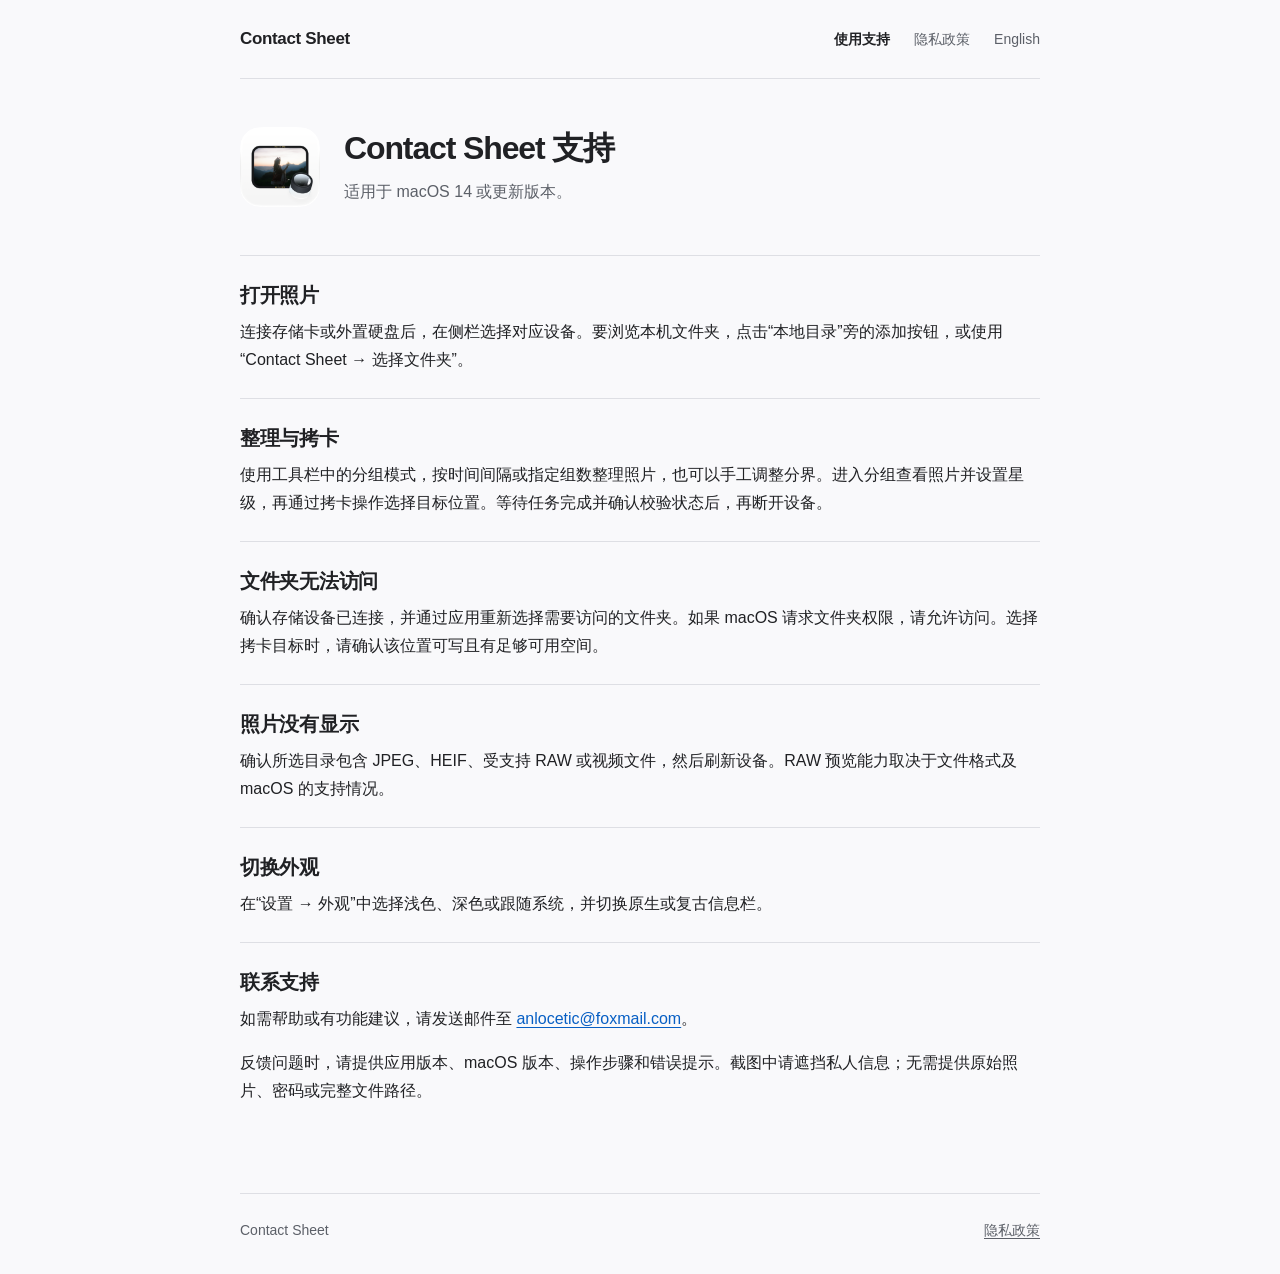
<file: index.html>
<!doctype html>
<html lang="zh-CN">
<head>
  <meta charset="utf-8">
  <meta name="viewport" content="width=device-width, initial-scale=1">
  <meta name="color-scheme" content="light dark">
  <meta name="description" content="Contact Sheet 使用支持：打开照片、整理分组、校验拷卡、文件夹权限与外观设置。">
  <title>使用支持 · Contact Sheet</title>
  <link rel="icon" type="image/png" href="assets/icon.png">
  <link rel="stylesheet" href="assets/style.css">
</head>
<body>
  <a class="skip-link" href="#main">跳转到正文</a>
  <div class="shell">
    <header class="site-header">
      <a class="brand" href="./">Contact Sheet</a>
      <nav class="site-nav" aria-label="网站导航">
        <a href="./" aria-current="page">使用支持</a>
        <a href="privacy/">隐私政策</a>
        <a href="en/" lang="en" hreflang="en">English</a>
      </nav>
    </header>
    <main id="main">
      <div class="intro">
        <img class="app-icon" src="assets/icon.png" width="80" height="80" alt="">
        <div>
          <h1>Contact Sheet 支持</h1>
          <p>适用于 macOS 14 或更新版本。</p>
        </div>
      </div>
      <section class="content-section" aria-labelledby="open-photos">
        <h2 id="open-photos">打开照片</h2>
        <p>连接存储卡或外置硬盘后，在侧栏选择对应设备。要浏览本机文件夹，点击“本地目录”旁的添加按钮，或使用“Contact Sheet → 选择文件夹”。</p>
      </section>
      <section class="content-section" aria-labelledby="organize-copy">
        <h2 id="organize-copy">整理与拷卡</h2>
        <p>使用工具栏中的分组模式，按时间间隔或指定组数整理照片，也可以手工调整分界。进入分组查看照片并设置星级，再通过拷卡操作选择目标位置。等待任务完成并确认校验状态后，再断开设备。</p>
      </section>
      <section class="content-section" aria-labelledby="folder-access">
        <h2 id="folder-access">文件夹无法访问</h2>
        <p>确认存储设备已连接，并通过应用重新选择需要访问的文件夹。如果 macOS 请求文件夹权限，请允许访问。选择拷卡目标时，请确认该位置可写且有足够可用空间。</p>
      </section>
      <section class="content-section" aria-labelledby="missing-photos">
        <h2 id="missing-photos">照片没有显示</h2>
        <p>确认所选目录包含 JPEG、HEIF、受支持 RAW 或视频文件，然后刷新设备。RAW 预览能力取决于文件格式及 macOS 的支持情况。</p>
      </section>
      <section class="content-section" aria-labelledby="appearance">
        <h2 id="appearance">切换外观</h2>
        <p>在“设置 → 外观”中选择浅色、深色或跟随系统，并切换原生或复古信息栏。</p>
      </section>
      <section class="content-section" aria-labelledby="contact">
        <h2 id="contact">联系支持</h2>
        <p>如需帮助或有功能建议，请发送邮件至 <a href="mailto:anlocetic@foxmail.com">anlocetic@foxmail.com</a>。</p>
        <p>反馈问题时，请提供应用版本、macOS 版本、操作步骤和错误提示。截图中请遮挡私人信息；无需提供原始照片、密码或完整文件路径。</p>
      </section>
    </main>
    <footer class="site-footer">
      <span>Contact Sheet</span>
      <a href="privacy/">隐私政策</a>
    </footer>
  </div>
</body>
</html>
</file>
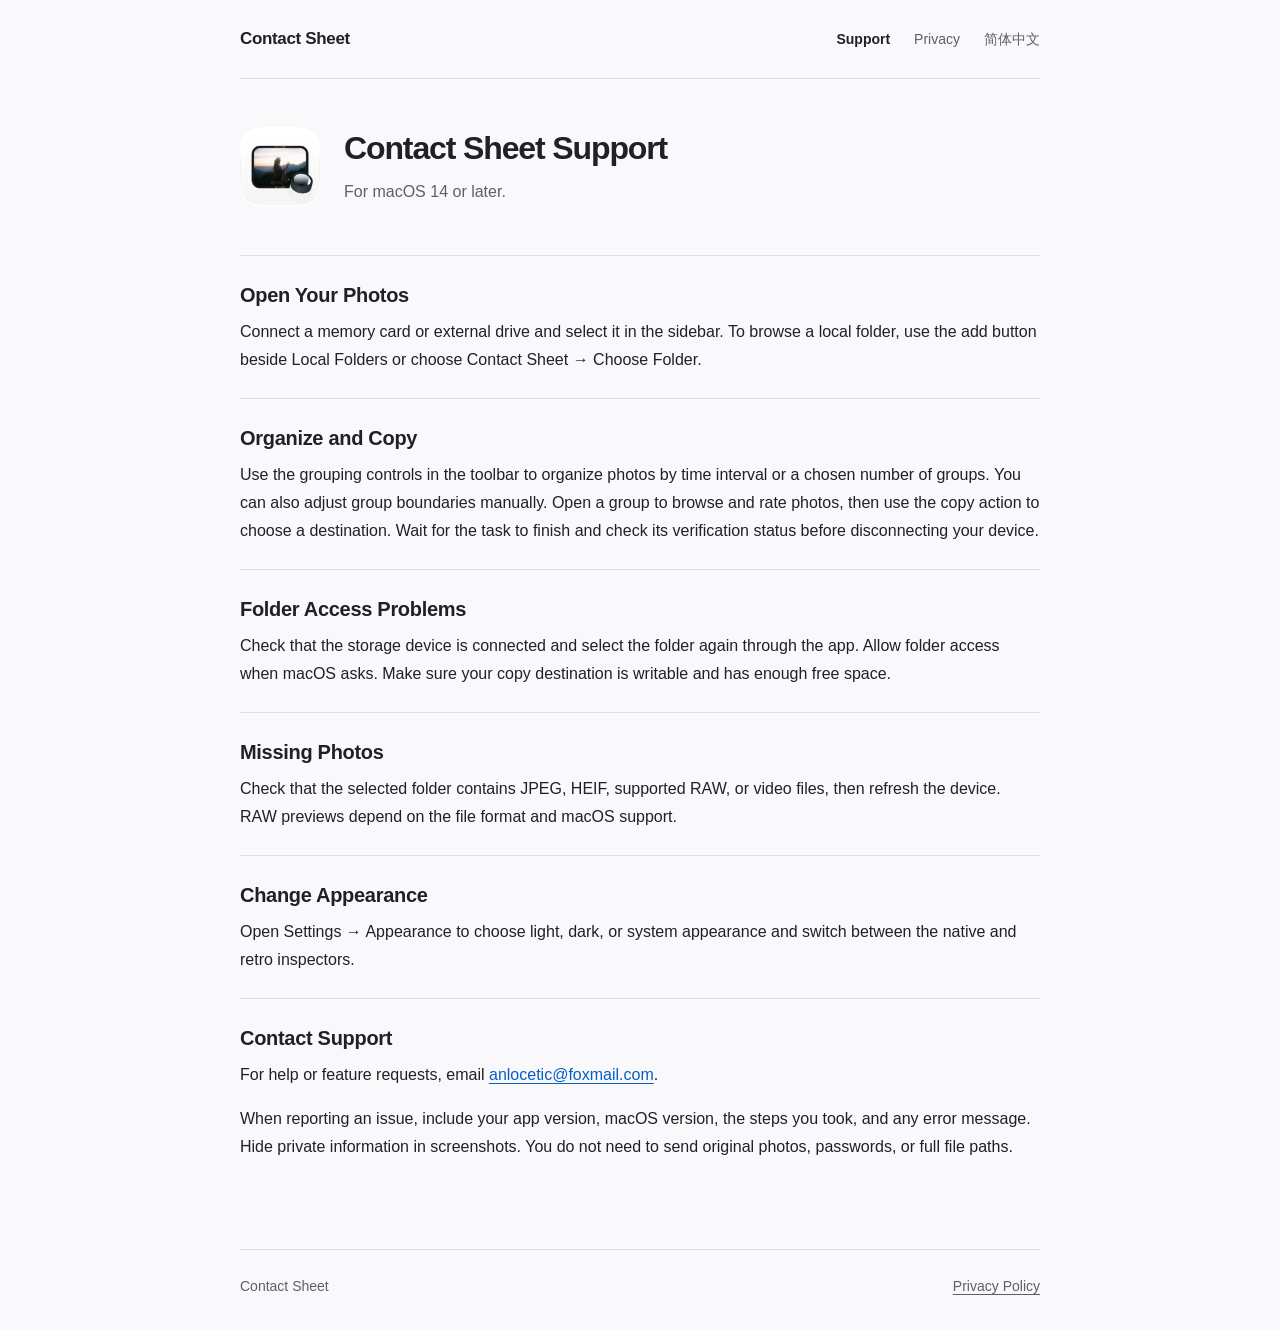
<file: en/index.html>
<!doctype html>
<html lang="en">
<head>
  <meta charset="utf-8">
  <meta name="viewport" content="width=device-width, initial-scale=1">
  <meta name="color-scheme" content="light dark">
  <meta name="description" content="Get help with Contact Sheet: open photos, organize groups, verify copies, manage folder access, and change appearance.">
  <title>Support · Contact Sheet</title>
  <link rel="icon" type="image/png" href="../assets/icon.png">
  <link rel="stylesheet" href="../assets/style.css">
</head>
<body>
  <a class="skip-link" href="#main">Skip to content</a>
  <div class="shell">
    <header class="site-header">
      <a class="brand" href="./">Contact Sheet</a>
      <nav class="site-nav" aria-label="Main navigation">
        <a href="./" aria-current="page">Support</a>
        <a href="privacy/">Privacy</a>
        <a href="../" lang="zh-CN" hreflang="zh-CN">简体中文</a>
      </nav>
    </header>
    <main id="main">
      <div class="intro">
        <img class="app-icon" src="../assets/icon.png" width="80" height="80" alt="">
        <div>
          <h1>Contact Sheet Support</h1>
          <p>For macOS 14 or later.</p>
        </div>
      </div>
      <section class="content-section" aria-labelledby="open-photos">
        <h2 id="open-photos">Open Your Photos</h2>
        <p>Connect a memory card or external drive and select it in the sidebar. To browse a local folder, use the add button beside Local Folders or choose Contact Sheet → Choose Folder.</p>
      </section>
      <section class="content-section" aria-labelledby="organize-copy">
        <h2 id="organize-copy">Organize and Copy</h2>
        <p>Use the grouping controls in the toolbar to organize photos by time interval or a chosen number of groups. You can also adjust group boundaries manually. Open a group to browse and rate photos, then use the copy action to choose a destination. Wait for the task to finish and check its verification status before disconnecting your device.</p>
      </section>
      <section class="content-section" aria-labelledby="folder-access">
        <h2 id="folder-access">Folder Access Problems</h2>
        <p>Check that the storage device is connected and select the folder again through the app. Allow folder access when macOS asks. Make sure your copy destination is writable and has enough free space.</p>
      </section>
      <section class="content-section" aria-labelledby="missing-photos">
        <h2 id="missing-photos">Missing Photos</h2>
        <p>Check that the selected folder contains JPEG, HEIF, supported RAW, or video files, then refresh the device. RAW previews depend on the file format and macOS support.</p>
      </section>
      <section class="content-section" aria-labelledby="appearance">
        <h2 id="appearance">Change Appearance</h2>
        <p>Open Settings → Appearance to choose light, dark, or system appearance and switch between the native and retro inspectors.</p>
      </section>
      <section class="content-section" aria-labelledby="contact">
        <h2 id="contact">Contact Support</h2>
        <p>For help or feature requests, email <a href="mailto:anlocetic@foxmail.com">anlocetic@foxmail.com</a>.</p>
        <p>When reporting an issue, include your app version, macOS version, the steps you took, and any error message. Hide private information in screenshots. You do not need to send original photos, passwords, or full file paths.</p>
      </section>
    </main>
    <footer class="site-footer">
      <span>Contact Sheet</span>
      <a href="privacy/">Privacy Policy</a>
    </footer>
  </div>
</body>
</html>
</file>
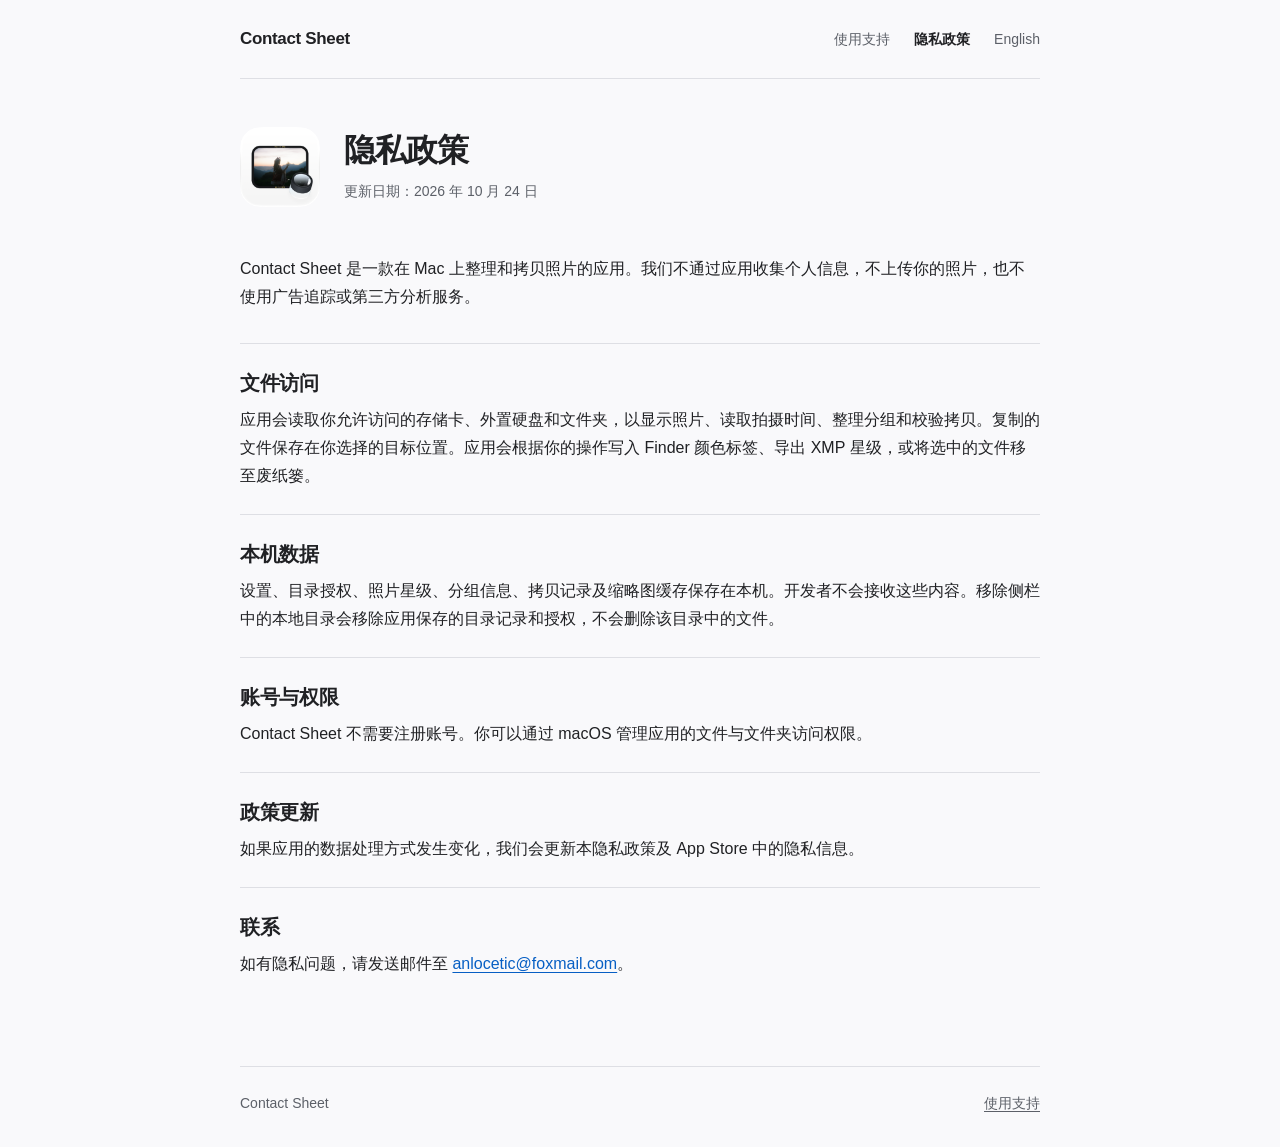
<file: privacy/index.html>
<!doctype html>
<html lang="zh-CN">
<head>
  <meta charset="utf-8">
  <meta name="viewport" content="width=device-width, initial-scale=1">
  <meta name="color-scheme" content="light dark">
  <meta name="description" content="Contact Sheet 隐私政策：照片在本机处理，不收集个人信息，不上传照片，不使用广告追踪或第三方分析服务。">
  <title>隐私政策 · Contact Sheet</title>
  <link rel="icon" type="image/png" href="../assets/icon.png">
  <link rel="stylesheet" href="../assets/style.css">
</head>
<body>
  <a class="skip-link" href="#main">跳转到正文</a>
  <div class="shell">
    <header class="site-header">
      <a class="brand" href="../">Contact Sheet</a>
      <nav class="site-nav" aria-label="网站导航">
        <a href="../">使用支持</a>
        <a href="./" aria-current="page">隐私政策</a>
        <a href="../en/privacy/" lang="en" hreflang="en">English</a>
      </nav>
    </header>
    <main id="main">
      <div class="intro">
        <img class="app-icon" src="../assets/icon.png" width="80" height="80" alt="">
        <div>
          <h1>隐私政策</h1>
          <p class="updated">更新日期：<time datetime="2026-10-24">2026 年 10 月 24 日</time></p>
        </div>
      </div>
      <p class="privacy-lead">Contact Sheet 是一款在 Mac 上整理和拷贝照片的应用。我们不通过应用收集个人信息，不上传你的照片，也不使用广告追踪或第三方分析服务。</p>
      <section class="content-section" aria-labelledby="file-access">
        <h2 id="file-access">文件访问</h2>
        <p>应用会读取你允许访问的存储卡、外置硬盘和文件夹，以显示照片、读取拍摄时间、整理分组和校验拷贝。复制的文件保存在你选择的目标位置。应用会根据你的操作写入 Finder 颜色标签、导出 XMP 星级，或将选中的文件移至废纸篓。</p>
      </section>
      <section class="content-section" aria-labelledby="local-data">
        <h2 id="local-data">本机数据</h2>
        <p>设置、目录授权、照片星级、分组信息、拷贝记录及缩略图缓存保存在本机。开发者不会接收这些内容。移除侧栏中的本地目录会移除应用保存的目录记录和授权，不会删除该目录中的文件。</p>
      </section>
      <section class="content-section" aria-labelledby="permissions">
        <h2 id="permissions">账号与权限</h2>
        <p>Contact Sheet 不需要注册账号。你可以通过 macOS 管理应用的文件与文件夹访问权限。</p>
      </section>
      <section class="content-section" aria-labelledby="policy-updates">
        <h2 id="policy-updates">政策更新</h2>
        <p>如果应用的数据处理方式发生变化，我们会更新本隐私政策及 App Store 中的隐私信息。</p>
      </section>
      <section class="content-section" aria-labelledby="contact">
        <h2 id="contact">联系</h2>
        <p>如有隐私问题，请发送邮件至 <a href="mailto:anlocetic@foxmail.com">anlocetic@foxmail.com</a>。</p>
      </section>
    </main>
    <footer class="site-footer">
      <span>Contact Sheet</span>
      <a href="../">使用支持</a>
    </footer>
  </div>
</body>
</html>
</file>
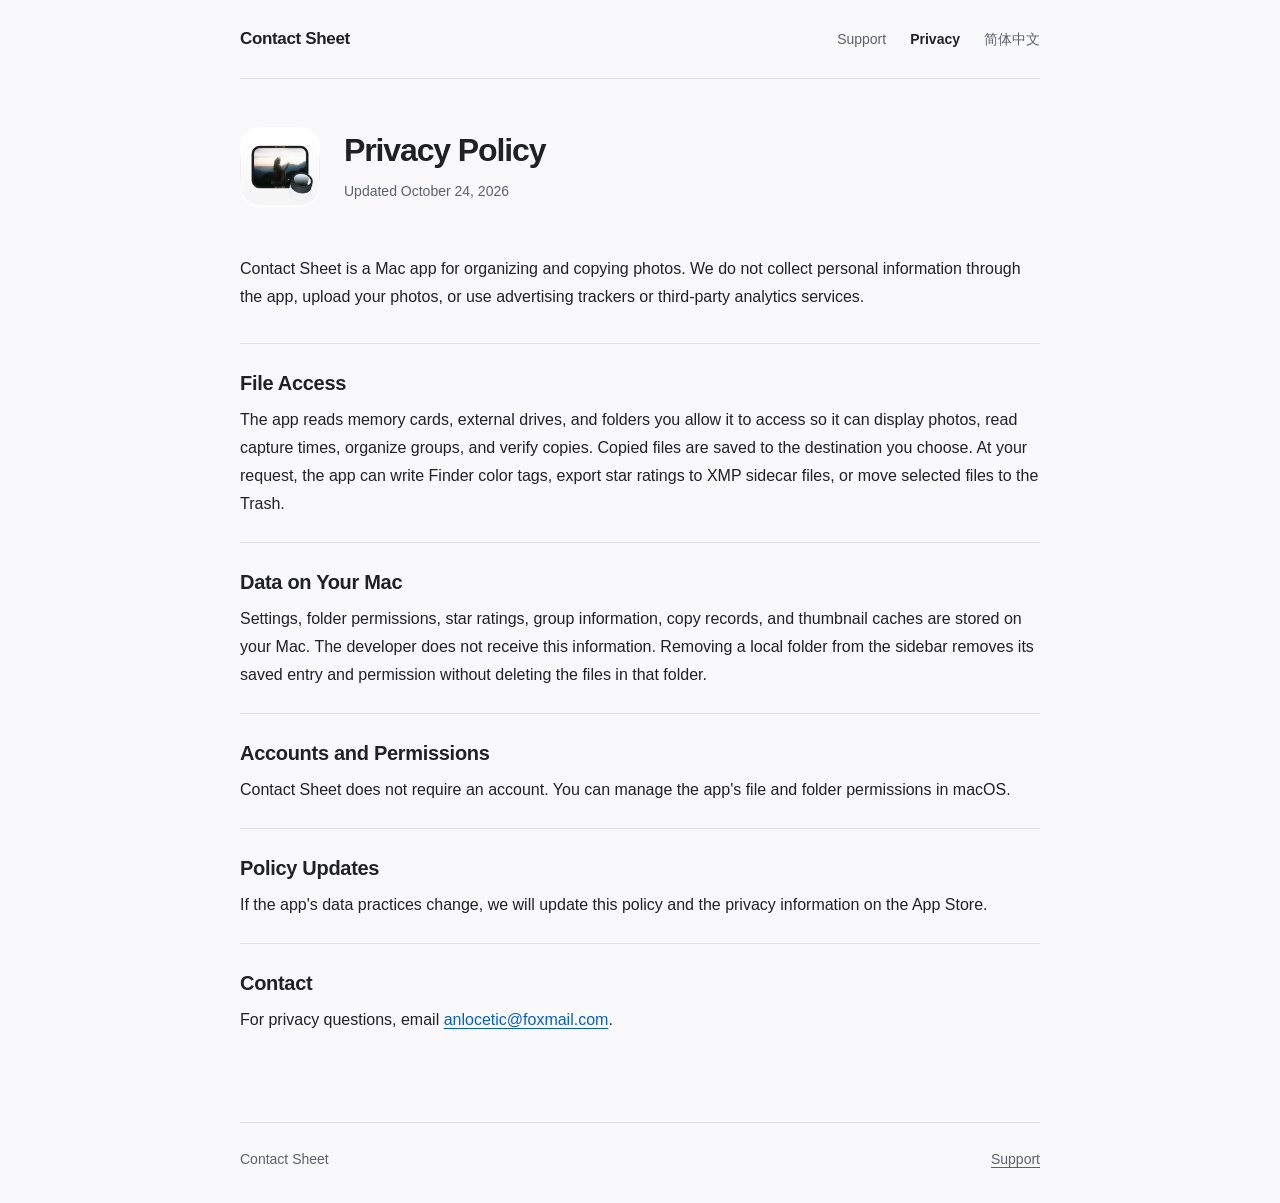
<file: en/privacy/index.html>
<!doctype html>
<html lang="en">
<head>
  <meta charset="utf-8">
  <meta name="viewport" content="width=device-width, initial-scale=1">
  <meta name="color-scheme" content="light dark">
  <meta name="description" content="Contact Sheet processes photos on your Mac. We do not collect personal information, upload your photos, or use advertising trackers or third-party analytics.">
  <title>Privacy Policy · Contact Sheet</title>
  <link rel="icon" type="image/png" href="../../assets/icon.png">
  <link rel="stylesheet" href="../../assets/style.css">
</head>
<body>
  <a class="skip-link" href="#main">Skip to content</a>
  <div class="shell">
    <header class="site-header">
      <a class="brand" href="../">Contact Sheet</a>
      <nav class="site-nav" aria-label="Main navigation">
        <a href="../">Support</a>
        <a href="./" aria-current="page">Privacy</a>
        <a href="../../privacy/" lang="zh-CN" hreflang="zh-CN">简体中文</a>
      </nav>
    </header>
    <main id="main">
      <div class="intro">
        <img class="app-icon" src="../../assets/icon.png" width="80" height="80" alt="">
        <div>
          <h1>Privacy Policy</h1>
          <p class="updated">Updated <time datetime="2026-10-24">October 24, 2026</time></p>
        </div>
      </div>
      <p class="privacy-lead">Contact Sheet is a Mac app for organizing and copying photos. We do not collect personal information through the app, upload your photos, or use advertising trackers or third-party analytics services.</p>
      <section class="content-section" aria-labelledby="file-access">
        <h2 id="file-access">File Access</h2>
        <p>The app reads memory cards, external drives, and folders you allow it to access so it can display photos, read capture times, organize groups, and verify copies. Copied files are saved to the destination you choose. At your request, the app can write Finder color tags, export star ratings to XMP sidecar files, or move selected files to the Trash.</p>
      </section>
      <section class="content-section" aria-labelledby="local-data">
        <h2 id="local-data">Data on Your Mac</h2>
        <p>Settings, folder permissions, star ratings, group information, copy records, and thumbnail caches are stored on your Mac. The developer does not receive this information. Removing a local folder from the sidebar removes its saved entry and permission without deleting the files in that folder.</p>
      </section>
      <section class="content-section" aria-labelledby="permissions">
        <h2 id="permissions">Accounts and Permissions</h2>
        <p>Contact Sheet does not require an account. You can manage the app's file and folder permissions in macOS.</p>
      </section>
      <section class="content-section" aria-labelledby="policy-updates">
        <h2 id="policy-updates">Policy Updates</h2>
        <p>If the app's data practices change, we will update this policy and the privacy information on the App Store.</p>
      </section>
      <section class="content-section" aria-labelledby="contact">
        <h2 id="contact">Contact</h2>
        <p>For privacy questions, email <a href="mailto:anlocetic@foxmail.com">anlocetic@foxmail.com</a>.</p>
      </section>
    </main>
    <footer class="site-footer">
      <span>Contact Sheet</span>
      <a href="../">Support</a>
    </footer>
  </div>
</body>
</html>
</file>
<file: assets/style.css>
:root {
  color-scheme: light dark;
  --background: #f9f9fb;
  --foreground: #202124;
  --secondary: #5c6068;
  --separator: #dedfe4;
  --link: #075fc4;
  --focus: #075fc4;
  --font: -apple-system, BlinkMacSystemFont, "Segoe UI", sans-serif;
  --text: 1rem;
  --small: 0.875rem;
  --title: 2rem;
  --heading: 1.25rem;
  --radius: 8px;
  --space-1: 4px;
  --space-2: 8px;
  --space-3: 12px;
  --space-4: 16px;
  --space-6: 24px;
  --space-8: 32px;
  --space-12: 48px;
  --space-16: 64px;
}

@media (prefers-color-scheme: dark) {
  :root {
    --background: #1c1c1e;
    --foreground: #f2f2f4;
    --secondary: #b2b2ba;
    --separator: #3c3c42;
    --link: #8bbcff;
    --focus: #8bbcff;
  }
}

* { box-sizing: border-box; }
html { -webkit-text-size-adjust: 100%; }
body {
  margin: 0;
  background: var(--background);
  color: var(--foreground);
  font: var(--text)/1.75 var(--font);
  -webkit-font-smoothing: antialiased;
}
a { color: var(--link); text-underline-offset: 0.2em; }
a:hover { text-decoration-thickness: 2px; }
a:focus-visible {
  outline: 3px solid var(--focus);
  outline-offset: 5px;
  border-radius: var(--radius);
}
.shell { width: min(100% - 48px, 800px); margin-inline: auto; }
.skip-link {
  position: absolute;
  top: -100px;
  left: var(--space-6);
  z-index: 1;
  padding: var(--space-2) var(--space-4);
  background: var(--background);
}
.skip-link:focus { top: var(--space-2); }
.site-header {
  display: flex;
  align-items: center;
  justify-content: space-between;
  gap: var(--space-6);
  padding-block: var(--space-6);
  border-bottom: 1px solid var(--separator);
}
.brand {
  color: var(--foreground);
  font-size: 1.0625rem;
  font-weight: 650;
  letter-spacing: -0.02em;
  text-decoration: none;
  white-space: nowrap;
}
.site-nav { display: flex; align-items: center; gap: var(--space-6); }
.site-nav a {
  color: var(--secondary);
  font-size: var(--small);
  text-decoration: none;
  white-space: nowrap;
}
.site-nav a:hover { color: var(--foreground); text-decoration: underline; }
.site-nav a[aria-current="page"] { color: var(--foreground); font-weight: 650; }
main { padding-block: var(--space-12) var(--space-16); }
.intro { display: flex; align-items: center; gap: var(--space-6); margin-bottom: var(--space-12); }
.app-icon { display: block; width: 80px; height: 80px; flex: 0 0 80px; }
h1, h2, p { margin: 0; }
h1 { font-size: var(--title); line-height: 1.3; letter-spacing: -0.035em; font-weight: 700; }
h2 { font-size: var(--heading); line-height: 1.5; letter-spacing: -0.015em; font-weight: 650; }
.intro p { margin-top: var(--space-2); color: var(--secondary); }
.intro .updated { font-size: var(--small); }
.content-section { padding-block: var(--space-6); border-top: 1px solid var(--separator); }
.content-section p { margin-top: var(--space-2); }
.content-section p + p { margin-top: var(--space-4); }
.privacy-lead { margin-bottom: var(--space-8); }
.site-footer {
  display: flex;
  justify-content: space-between;
  flex-wrap: wrap;
  gap: var(--space-3) var(--space-6);
  padding-block: var(--space-6) var(--space-8);
  border-top: 1px solid var(--separator);
  color: var(--secondary);
  font-size: var(--small);
}
.site-footer a { color: var(--secondary); }

@media (max-width: 540px) {
  :root { --title: 1.75rem; }
  .shell { width: min(100% - 32px, 800px); }
  .site-header { align-items: flex-start; flex-direction: column; gap: var(--space-3); padding-block: var(--space-4); }
  .site-nav { flex-wrap: wrap; gap: var(--space-4); }
  main { padding-block: var(--space-8) var(--space-12); }
  .intro { align-items: flex-start; gap: var(--space-4); margin-bottom: var(--space-8); }
  .app-icon { width: 64px; height: 64px; flex-basis: 64px; }
}
</file>
